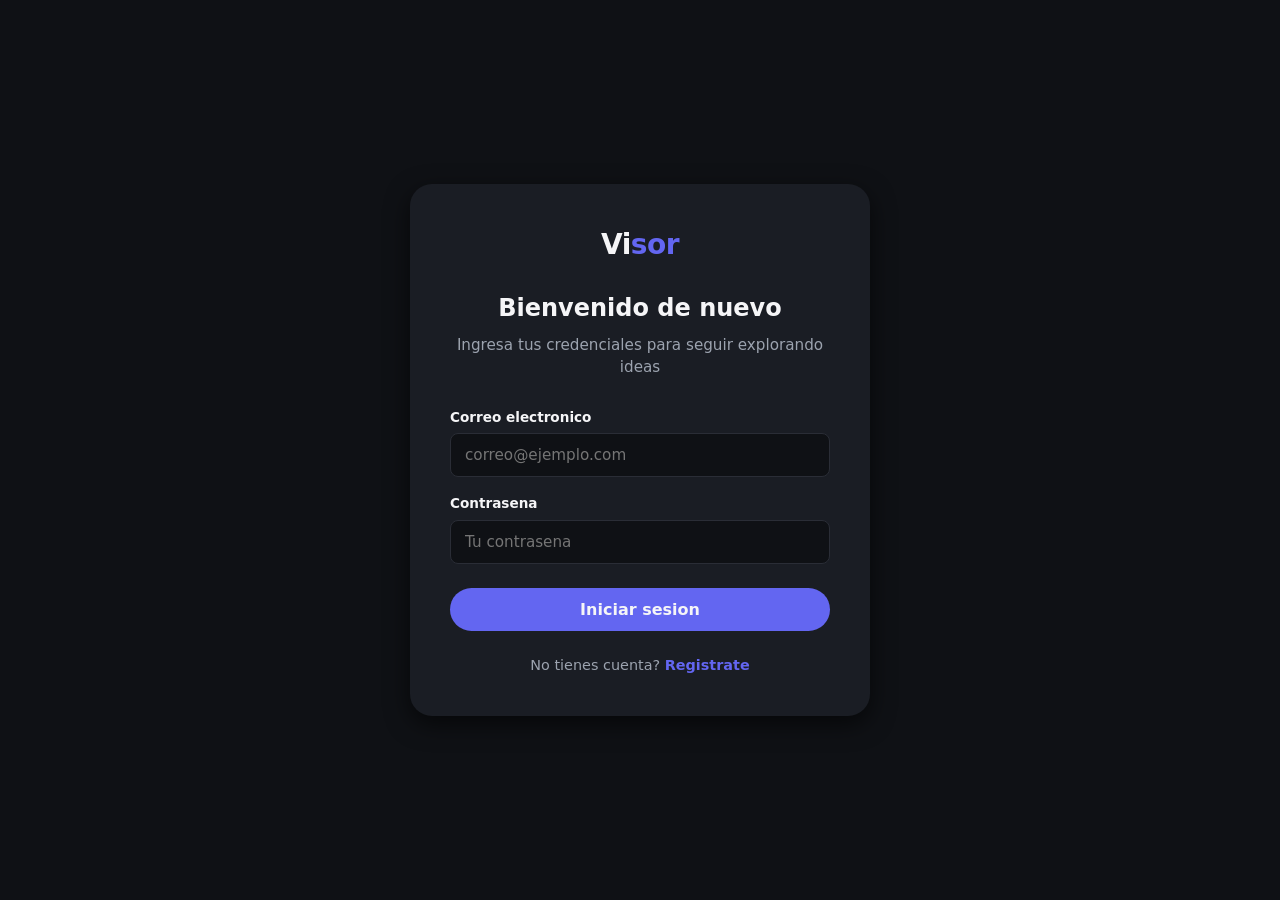
<file: frontend/html/login.html>
<!DOCTYPE html>
<html lang="es">

<head>
    <meta charset="UTF-8">
    <meta name="viewport" content="width=device-width, initial-scale=1.0">
    <title>Visor - Iniciar sesion</title>
    <link rel="stylesheet" href="../estilos/base.css">
    <link rel="stylesheet" href="../estilos/auth.css">
</head>

<body class="auth-page">

    <main class="auth-container">

        <a href="index.html" class="auth-logo">Vi<span>sor</span></a>

        <h1 class="auth-title">Bienvenido de nuevo</h1>
        <p class="auth-subtitle">Ingresa tus credenciales para seguir explorando ideas</p>

        <div id="formMessage" class="form-message" style="display: none;"></div>

        <form id="loginForm" class="auth-form">

            <div class="form-grupo">
                <label for="email" class="form-label">Correo electronico</label>
                <input type="email" id="email" class="form-control" required placeholder="correo@ejemplo.com">
            </div>

            <div class="form-grupo">
                <label for="password" class="form-label">Contrasena</label>
                <input type="password" id="password" class="form-control" required placeholder="Tu contrasena">
            </div>

            <button type="submit" class="btn-primario btn-full">Iniciar sesion</button>

        </form>

        <p class="auth-footer">
            No tienes cuenta? <a href="register.html" class="auth-link">Registrate</a>
        </p>

    </main>

    <script src="../js/lib/jquery-3.7.1.min.js"></script>
    <script src="../js/api.js"></script>
    <script src="../js/auth.js"></script>
</body>

</html>
</file>
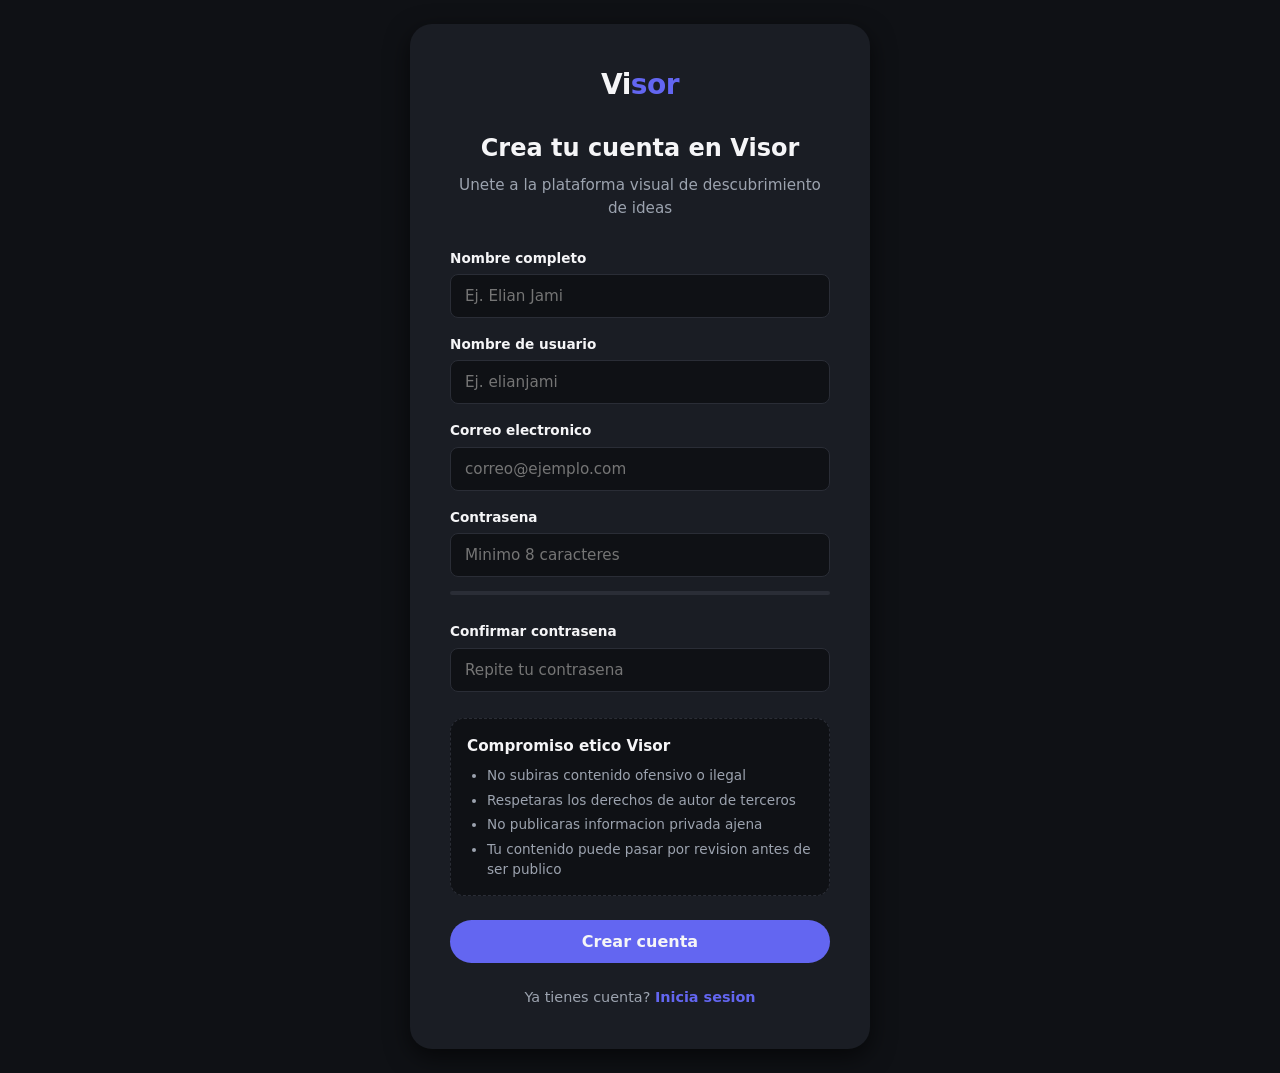
<file: frontend/html/register.html>
<!DOCTYPE html>
<html lang="es">

<head>
    <meta charset="UTF-8">
    <meta name="viewport" content="width=device-width, initial-scale=1.0">
    <title>Visor - Crear cuenta</title>
    <link rel="stylesheet" href="../estilos/base.css">
    <link rel="stylesheet" href="../estilos/auth.css">
</head>

<body class="auth-page">

    <main class="auth-container">

        <a href="index.html" class="auth-logo">Vi<span>sor</span></a>

        <h1 class="auth-title">Crea tu cuenta en Visor</h1>
        <p class="auth-subtitle">Unete a la plataforma visual de descubrimiento de ideas</p>

        <div id="formMessage" class="form-message" style="display: none;"></div>

        <form id="registerForm" class="auth-form">

            <div class="form-grupo">
                <label for="nombre" class="form-label">Nombre completo</label>
                <input type="text" id="nombre" class="form-control" required placeholder="Ej. Elian Jami">
            </div>

            <div class="form-grupo">
                <label for="usuario" class="form-label">Nombre de usuario</label>
                <input type="text" id="usuario" class="form-control" required placeholder="Ej. elianjami">
            </div>

            <div class="form-grupo">
                <label for="email" class="form-label">Correo electronico</label>
                <input type="email" id="email" class="form-control" required placeholder="correo@ejemplo.com">
            </div>

            <div class="form-grupo">
                <label for="password" class="form-label">Contrasena</label>
                <input type="password" id="password" class="form-control" required minlength="8"
                    placeholder="Minimo 8 caracteres">
                <div class="password-strength">
                    <div id="passwordStrengthBar" class="password-strength-bar"></div>
                </div>
                <small id="passwordStrengthText" class="password-strength-text"></small>
            </div>

            <div class="form-grupo">
                <label for="confirmPassword" class="form-label">Confirmar contrasena</label>
                <input type="password" id="confirmPassword" class="form-control" required minlength="8"
                    placeholder="Repite tu contrasena">
                <small id="confirmPasswordText" class="password-strength-text"></small>
            </div>

            <section class="ethics-box">
                <h4>Compromiso etico Visor</h4>
                <ul>
                    <li>No subiras contenido ofensivo o ilegal</li>
                    <li>Respetaras los derechos de autor de terceros</li>
                    <li>No publicaras informacion privada ajena</li>
                    <li>Tu contenido puede pasar por revision antes de ser publico</li>
                </ul>
            </section>

            <button type="submit" class="btn-primario btn-full">Crear cuenta</button>

        </form>

        <p class="auth-footer">
            Ya tienes cuenta? <a href="login.html" class="auth-link">Inicia sesion</a>
        </p>

    </main>

    <script src="../js/lib/jquery-3.7.1.min.js"></script>
    <script src="../js/api.js"></script>
    <script src="../js/auth.js"></script>
</body>

</html>
</file>
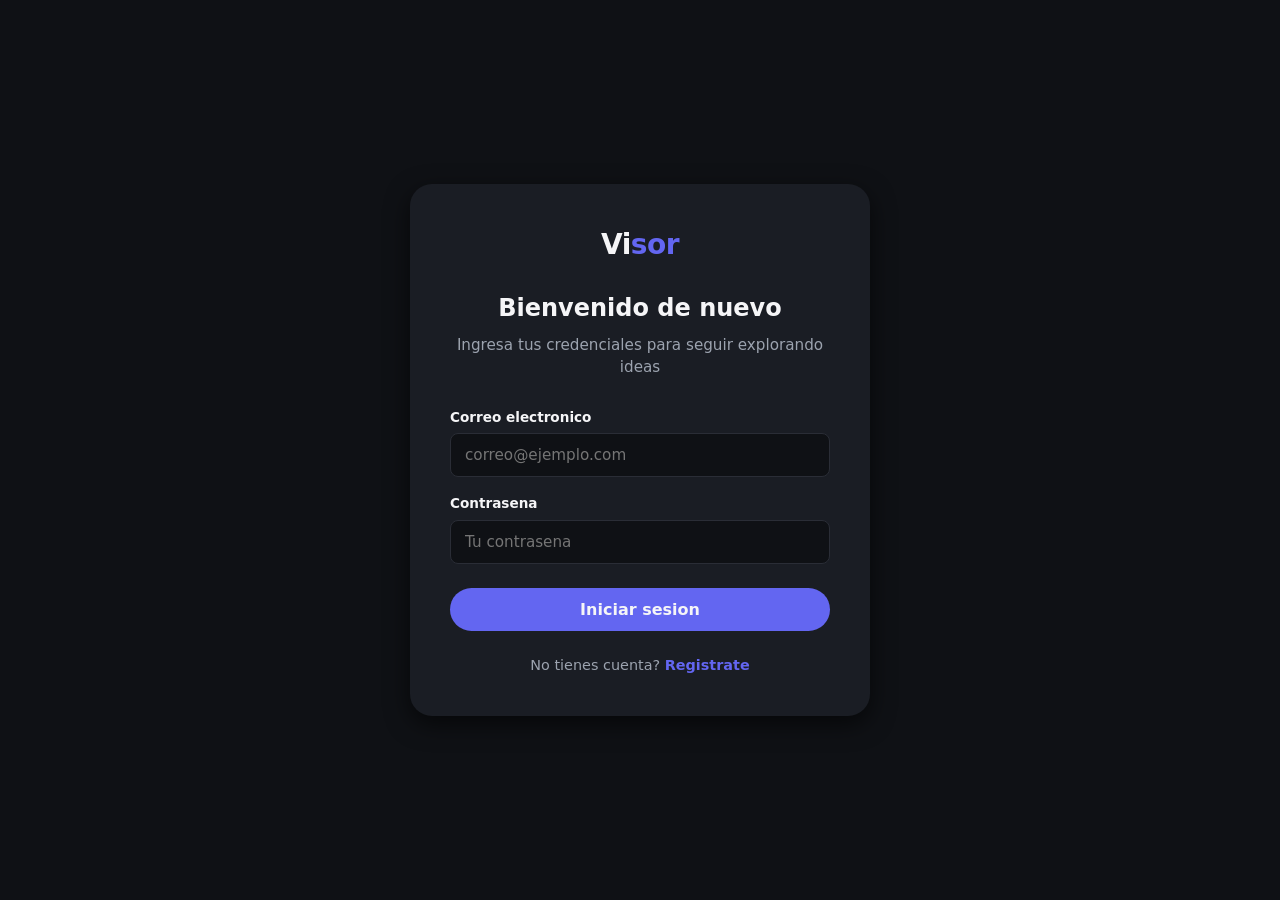
<file: frontend/html/usuario.html>
<!DOCTYPE html>
<html lang="es">

<head>
    <meta charset="UTF-8">
    <meta name="viewport" content="width=device-width, initial-scale=1.0">
    <title>Visor - Perfil</title>
    <link rel="stylesheet" href="../estilos/base.css">
    <link rel="stylesheet" href="../estilos/components.css">
    <link rel="stylesheet" href="../estilos/usuario.css">
</head>

<body>

    <!-- Header principal identico al de index, lo pinta header.js segun haya o no token -->
    <header class="header-principal">

        <a href="index.html" class="marca">
            <h1>Visor</h1>
        </a>

        <!-- Nav de acciones de sesion, el contenido lo pinta header.js -->
        <nav class="nav-sesion" aria-label="Acciones de usuario">
            <ul id="acciones-auth" class="acciones-auth"></ul>
            <div id="menu-usuario" class="menu-usuario" hidden></div>
        </nav>

    </header>

    <!-- Contenido principal del perfil -->
    <main class="contenido-principal perfil-main">

        <!-- estado de carga, visible hasta que llegan los datos del usuario -->
        <p id="estado-cargando" class="estado-mensaje">Cargando perfil...</p>

        <!-- 404, se muestra si el usuario no existe -->
        <section class="perfil-404" id="perfil-404" hidden>
            <h2>Usuario no encontrado</h2>
            <p>El perfil que buscas no existe o fue eliminado.</p>
            <a href="index.html" class="btn-primario">Volver al inicio</a>
        </section>

        <!-- contenido real del perfil, oculto hasta que cargue -->
        <section id="perfil-contenido" hidden>

            <!-- cabecera con avatar, nombre, handle, bio y metricas -->
            <section class="perfil-cabecera" aria-label="Datos del usuario">
                <div class="perfil-avatar" id="perfil-avatar"></div>
                <h2 class="perfil-nombre" id="perfil-nombre"></h2>
                <p class="perfil-handle" id="perfil-handle"></p>
                <p class="perfil-bio" id="perfil-bio" hidden></p>

                <ul class="perfil-metricas">
                    <li><strong id="metrica-pines">0</strong>Publicaciones</li>
                    <li><strong id="metrica-likes">0</strong>Likes recibidos</li>
                </ul>
            </section>

            <!-- seccion de publicaciones del usuario -->
            <section aria-label="Publicaciones del usuario">
                <h3 class="perfil-titulo-seccion">Publicaciones</h3>

                <!-- estado vacio, se muestra si el usuario no tiene pines publicos -->
                <p id="estado-vacio" class="estado-mensaje" hidden>
                    Este usuario todavia no tiene publicaciones.
                </p>

                <!-- grilla de pines, reutiliza la tarjeta del feed -->
                <ul class="grilla-pines" id="grilla-pines"></ul>
            </section>

        </section>

    </main>

    <footer class="footer-principal">
        <p>Visor &copy; 2026 - Proyecto Integrador UIDE</p>
    </footer>

    <!-- jquery local primero, luego api, header y el script propio del perfil -->
    <script src="../js/lib/jquery-3.7.1.min.js"></script>
    <script src="../js/api.js"></script>
    <script src="../js/header.js"></script>
    <script src="../js/usuario.js"></script>

</body>

</html>
</file>
<file: frontend/estilos/base.css>
/* variables, reset, header y footer compartidos por todas las paginas */

:root {

    /* paleta indigo nocturno */
    --color-bg: #0f1115;
    --color-surface: #1a1d24;
    --color-surface-hover: #242830;

    --color-text: #f5f5f7;
    --color-muted: #9ca3af;

    --color-primary: #6366f1;
    --color-primary-dark: #4f46e5;
    --color-primary-light: #818cf8;

    --color-border: #2a2d36;

    /* estados, los uso para alertas y mensajes de error */
    --color-success: #10b981;
    --color-warning: #f59e0b;
    --color-danger: #ef4444;

    --radius-sm: 8px;
    --radius-md: 14px;
    --radius-lg: 22px;
    --radius-full: 9999px;

    --shadow-sm: 0 4px 12px rgba(0, 0, 0, 0.4);
    --shadow-md: 0 8px 24px rgba(0, 0, 0, 0.6);
    --shadow-glow: 0 8px 24px rgba(99, 102, 241, 0.15);

    --max-width: 1400px;
    --header-height: 72px;

    --font-main: system-ui, -apple-system, BlinkMacSystemFont, "Segoe UI", Roboto, sans-serif;

    --transicion: 0.2s ease;
}

/* reset universal */
* {
    margin: 0;
    padding: 0;
    box-sizing: border-box;
}


/* el atributo hidden debe ganarle a los display de los componentes */
/* sin esto un elemento con display flex se sigue viendo aunque tenga hidden */
[hidden] {
    display: none !important;
}


body {
    font-family: var(--font-main);
    background-color: var(--color-bg);
    color: var(--color-text);
    line-height: 1.5;
    min-height: 100vh;
    /* uso flex column para empujar el footer al fondo cuando hay poco contenido */
    display: flex;
    flex-direction: column;
}

a {
    color: inherit;
    text-decoration: none;
}

ul {
    list-style: none;
}

img {
    max-width: 100%;
    display: block;
}

button {
    font-family: inherit;
    cursor: pointer;
    border: none;
    background: none;
    color: inherit;
}

/* utilidad para labels que necesito por accesibilidad pero no quiero mostrar */
.visualmente-oculto {
    position: absolute;
    width: 1px;
    height: 1px;
    overflow: hidden;
    clip: rect(0 0 0 0);
}

/* HEADER PRINCIPAL */

/* header fijo arriba, queda visible siempre al hacer scroll */
.header-principal {
    position: fixed;
    top: 0;
    left: 0;
    width: 100%;
    height: var(--header-height);
    background-color: var(--color-surface);
    border-bottom: 1px solid var(--color-border);
    z-index: 100;
    display: flex;
    align-items: center;
    justify-content: space-between;
    padding: 0 24px;
    gap: 16px;
}

/* variante para login y registro, centra el logo y oculta la zona derecha */
.header-principal.header-auth {
    justify-content: center;
}

.header-logo {
    font-size: 1.5rem;
    font-weight: 800;
    color: var(--color-text);
    letter-spacing: -0.5px;
    flex-shrink: 0;
}

.header-logo span {
    color: var(--color-primary);
}

/* zona derecha del header, contiene botones de sesion o el menu del usuario */
.header-derecha {
    display: flex;
    align-items: center;
    gap: 12px;
}

/* menu del usuario logueado, avatar circular con dropdown */
.menu-usuario {
    position: relative;
    cursor: pointer;
}

.usuario-avatar {
    width: 40px;
    height: 40px;
    border-radius: 50%;
    background-color: var(--color-primary);
    color: var(--color-text);
    display: flex;
    align-items: center;
    justify-content: center;
    font-weight: 700;
    overflow: hidden;
    border: 2px solid transparent;
    transition: border-color var(--transicion);
}

.usuario-avatar:hover {
    border-color: var(--color-primary-light);
}

.usuario-avatar img {
    width: 100%;
    height: 100%;
    object-fit: cover;
}

/* dropdown que se abre al click en el avatar */
.menu-dropdown {
    position: absolute;
    top: calc(100% + 8px);
    right: 0;
    background-color: var(--color-surface);
    border: 1px solid var(--color-border);
    border-radius: var(--radius-sm);
    box-shadow: var(--shadow-md);
    min-width: 200px;
    display: none;
    flex-direction: column;
    overflow: hidden;
}

/* clase que aplica js cuando el usuario hace click en el avatar */
.menu-dropdown.activo {
    display: flex;
}

.dropdown-item {
    padding: 12px 16px;
    font-weight: 500;
    color: var(--color-text);
    border-bottom: 1px solid var(--color-border);
    transition: background-color var(--transicion);
}

.dropdown-item:last-child {
    border-bottom: none;
}

.dropdown-item:hover {
    background-color: var(--color-surface-hover);
    color: var(--color-primary-light);
}

.dropdown-item.peligro {
    color: var(--color-danger);
}

/* BOTONES REUTILIZABLES */

.btn-primario {
    padding: 10px 18px;
    background-color: var(--color-primary);
    color: var(--color-text);
    border-radius: var(--radius-full);
    font-weight: 600;
    font-size: 0.9rem;
    transition: background-color var(--transicion);
}

.btn-primario:hover {
    background-color: var(--color-primary-dark);
}

.btn-secundario {
    padding: 10px 18px;
    background-color: transparent;
    color: var(--color-text);
    border-radius: var(--radius-full);
    font-weight: 600;
    font-size: 0.9rem;
    transition: background-color var(--transicion);
}

.btn-secundario:hover {
    background-color: var(--color-surface-hover);
}

/* CONTENIDO PRINCIPAL */

/* deja espacio arriba para que el header fijo no tape el contenido */
.contenido-principal {
    flex: 1;
    padding-top: calc(var(--header-height) + 24px);
    padding-bottom: 40px;
    width: 100%;
    max-width: var(--max-width);
    margin: 0 auto;
    padding-left: 24px;
    padding-right: 24px;
}

/* FOOTER */

.footer-principal {
    background-color: var(--color-surface);
    border-top: 1px solid var(--color-border);
    text-align: center;
    padding: 20px 24px;
    color: var(--color-muted);
    font-size: 0.85rem;
}

/* RESPONSIVE */

@media (max-width: 768px) {
    .header-principal {
        padding: 0 16px;
    }
    .contenido-principal {
        padding-left: 16px;
        padding-right: 16px;
    }
}

@media (max-width: 480px) {
    .btn-secundario,
    .btn-primario {
        padding: 8px 14px;
        font-size: 0.85rem;
    }
}
</file>
<file: frontend/estilos/auth.css>
/* estilos especificos de login y register, ambas comparten el mismo layout */

/* esta pagina no usa el header fijo, asi que centro todo verticalmente */
.auth-page {
    background-color: var(--color-bg);
    display: flex;
    align-items: center;
    justify-content: center;
    min-height: 100vh;
    padding: 24px;
}

/* tarjeta central donde vive el form */
.auth-container {
    background-color: var(--color-surface);
    width: 100%;
    max-width: 460px;
    border-radius: var(--radius-lg);
    padding: 40px;
    box-shadow: var(--shadow-md);
    text-align: center;
}

.auth-logo {
    display: inline-block;
    font-size: 1.75rem;
    font-weight: 800;
    color: var(--color-text);
    letter-spacing: -0.5px;
    margin-bottom: 24px;
}

.auth-logo span {
    color: var(--color-primary);
}

.auth-title {
    font-size: 1.5rem;
    font-weight: 700;
    margin-bottom: 8px;
}

.auth-subtitle {
    color: var(--color-muted);
    font-size: 0.95rem;
    margin-bottom: 28px;
}

/* mensaje de exito o error que aparece arriba del form */
.form-message {
    padding: 12px;
    border-radius: var(--radius-sm);
    margin-bottom: 20px;
    font-weight: 500;
    font-size: 0.9rem;
    text-align: left;
}

.form-message.error {
    background-color: rgba(239, 68, 68, 0.1);
    color: var(--color-danger);
    border: 1px solid rgba(239, 68, 68, 0.2);
}

.form-message.success {
    background-color: rgba(16, 185, 129, 0.1);
    color: var(--color-success);
    border: 1px solid rgba(16, 185, 129, 0.2);
}

/* form en si */
.auth-form {
    text-align: left;
    display: flex;
    flex-direction: column;
    gap: 16px;
}

.form-grupo {
    display: flex;
    flex-direction: column;
    gap: 6px;
}

.form-label {
    font-size: 0.85rem;
    font-weight: 600;
    color: var(--color-text);
}

.form-control {
    width: 100%;
    padding: 12px 14px;
    background-color: var(--color-bg);
    border: 1px solid var(--color-border);
    border-radius: var(--radius-sm);
    color: var(--color-text);
    font-family: inherit;
    font-size: 0.95rem;
    transition: border-color var(--transicion), box-shadow var(--transicion);
}

.form-control:focus {
    outline: none;
    border-color: var(--color-primary);
    box-shadow: 0 0 0 3px rgba(99, 102, 241, 0.15);
}

/* barra que muestra la fuerza del password mientras lo escriben */
.password-strength {
    height: 4px;
    background-color: var(--color-border);
    border-radius: 2px;
    margin-top: 8px;
    overflow: hidden;
}

.password-strength-bar {
    height: 100%;
    width: 0%;
    transition: width var(--transicion), background-color var(--transicion);
}

.password-strength-text {
    font-size: 0.8rem;
    margin-top: 4px;
    display: block;
}

/* caja con el compromiso etico, aporta al componente de etica */
.ethics-box {
    background-color: var(--color-bg);
    border: 1px dashed var(--color-border);
    border-radius: var(--radius-md);
    padding: 16px;
}

.ethics-box h4 {
    font-size: 0.95rem;
    font-weight: 600;
    margin-bottom: 8px;
}

.ethics-box ul {
    list-style: disc;
    padding-left: 20px;
    color: var(--color-muted);
    font-size: 0.85rem;
    display: flex;
    flex-direction: column;
    gap: 4px;
}

/* boton primario en version ancha para forms */
.btn-full {
    width: 100%;
    padding: 12px;
    font-size: 1rem;
    margin-top: 8px;
}

/* footer del form con el link cruzado entre login y registro */
.auth-footer {
    margin-top: 24px;
    font-size: 0.9rem;
    color: var(--color-muted);
}

.auth-link {
    color: var(--color-primary);
    font-weight: 600;
}

.auth-link:hover {
    color: var(--color-primary-light);
    text-decoration: underline;
}
</file>
<file: frontend/estilos/components.css>
/* Componentes reutilizables: header, dropdown, tarjeta, chips, botones de estado */
/* Todas las paginas cargan este archivo despues de base.css */

/* puente de variables: este archivo usa nombres viejos, base.css define los nuevos */
/* mapeo los viejos a los nuevos para no reescribir cada regla */
:root {
    --fondo-tarjeta: var(--color-surface);
    --fondo-input: var(--color-bg);
    --fondo-hover: var(--color-surface-hover);
    --texto: var(--color-text);
    --texto-suave: var(--color-muted);
    --acento: var(--color-primary);
    --acento-hover: var(--color-primary-dark);
    --borde: var(--color-border);
    --sombra: var(--shadow-sm);
    --sombra-hover: var(--shadow-md);
    --radio: var(--radius-md);
    --radio-input: var(--radius-full);
}



/* HEADER PRINCIPAL */

.header-principal {
    background-color: var(--fondo-tarjeta);
    border-bottom: 1px solid var(--borde);
    padding: 0.75rem 1rem;
    display: flex;
    align-items: center;
    gap: 1rem;
    position: sticky;
    top: 0;
    z-index: 100;
}

.marca h1 {
    color: var(--acento);
    font-size: 1.5rem;
    font-weight: 800;
    letter-spacing: -0.5px;
}

/* Buscador semantico con <search> */
.buscador {
    flex: 1;
    max-width: 800px;
}

.buscador input {
    width: 100%;
    padding: 0.7rem 1rem;
    background-color: var(--fondo-input);
    border: 2px solid transparent;
    border-radius: var(--radio-input);
    font-size: 0.95rem;
    font-family: inherit;
    color: var(--texto);
    transition: border-color var(--transicion), background-color var(--transicion);
}

.buscador input:focus {
    outline: none;
    background-color: var(--fondo-tarjeta);
    border-color: var(--acento);
}

/* NAV DE SESION */

.nav-sesion {
    display: flex;
    align-items: center;
}

.acciones-auth {
    display: flex;
    gap: 0.5rem;
    align-items: center;
}

/* DROPDOWN DEL USUARIO usando <details> nativo */

/* El contenedor del menu usuario solo ocupa el ancho del avatar (40px) */
/* Sin esto el div se estira y el dropdown absoluto se ancla mal */
.menu-usuario {
    position: relative;
    width: 40px;
    height: 40px;
}

/* El details tambien se restringe al tamano del avatar */
.dropdown-usuario {
    position: static;
    width: 40px;
    height: 40px;
}

/* El summary contiene el avatar y debe medir lo mismo */
.dropdown-summary {
    list-style: none;
    cursor: pointer;
    width: 40px;
    height: 40px;
}

.dropdown-summary::-webkit-details-marker {
    display: none;
}

.avatar-header {
    width: 40px;
    height: 40px;
    border-radius: 50%;
    background: linear-gradient(135deg, var(--acento) 0%, var(--acento-hover) 100%);
    color: var(--fondo-tarjeta);
    display: flex;
    align-items: center;
    justify-content: center;
    font-weight: 700;
    font-size: 1.1rem;
    overflow: hidden;
    border: 2px solid var(--borde);
    transition: border-color var(--transicion);
    box-sizing: border-box;
}

.avatar-header:hover {
    border-color: var(--acento);
}

.avatar-header img {
    width: 100%;
    height: 100%;
    object-fit: cover;
}

/* El ul desplegable se ancla al .menu-usuario que es position: relative */
.lista-dropdown {
    position: absolute;
    top: calc(100% + 8px);
    right: 0;
    width: 220px;
    background-color: var(--fondo-tarjeta);
    border: 1px solid var(--borde);
    border-radius: 12px;
    box-shadow: var(--sombra-hover);
    padding: 0.5rem 0;
    z-index: 200;
}

.dropdown-cabecera {
    padding: 0.75rem 1rem;
    display: flex;
    flex-direction: column;
    gap: 0.15rem;
}

.dropdown-cabecera strong {
    font-size: 0.95rem;
    color: var(--texto);
}

.dropdown-usuario-handle {
    font-size: 0.8rem;
    color: var(--texto-suave);
}

.lista-dropdown hr {
    border: none;
    border-top: 1px solid var(--borde);
    margin: 0;
}

.lista-dropdown li a,
.lista-dropdown li button {
    display: block;
    width: 100%;
    padding: 0.65rem 1rem;
    text-align: left;
    background: transparent;
    border: none;
    font-size: 0.9rem;
    color: var(--texto);
    font-family: inherit;
    cursor: pointer;
    transition: background-color var(--transicion);
}

.lista-dropdown li a:hover,
.lista-dropdown li button:hover {
    background-color: var(--fondo-hover);
}

.btn-salir {
    color: var(--acento) !important;
    font-weight: 600;
}

/* CHIPS REUTILIZABLES (categorias, tags, filtros) */

.chip-categoria {
    padding: 0.5rem 1rem;
    background-color: var(--fondo-tarjeta);
    border: 1px solid var(--borde);
    border-radius: var(--radio-input);
    font-size: 0.875rem;
    font-weight: 600;
    color: var(--texto);
    font-family: inherit;
    white-space: nowrap;
    cursor: pointer;
    transition: background-color var(--transicion), border-color var(--transicion);
}

.chip-categoria:hover {
    background-color: var(--fondo-hover);
}

.chip-categoria[aria-pressed="true"] {
    background-color: var(--texto);
    color: var(--fondo-tarjeta);
    border-color: var(--texto);
}

/* TARJETA DE PIN base, reutilizable en feed y perfil */

.tarjeta-pin {
    background-color: var(--fondo-tarjeta);
    border-radius: var(--radio);
    overflow: hidden;
    box-shadow: var(--sombra);
    transition: transform var(--transicion), box-shadow var(--transicion);
}

.tarjeta-pin:hover {
    transform: translateY(-2px);
    box-shadow: var(--sombra-hover);
}

.tarjeta-pin-enlace {
    display: block;
    color: inherit;
}

.tarjeta-pin-imagen {
    width: 100%;
    display: block;
    background-color: var(--fondo-input);
}

.tarjeta-pin-header {
    padding: 0.75rem 0.75rem 0.25rem;
}

.tarjeta-pin-header h2 {
    font-size: 0.95rem;
    font-weight: 700;
    color: var(--texto);
    line-height: 1.3;
}

.tarjeta-pin-footer {
    padding: 0.5rem 0.75rem 0.75rem;
    display: flex;
    align-items: center;
    justify-content: space-between;
    gap: 0.5rem;
}

.tarjeta-pin-autor {
    display: flex;
    align-items: center;
    gap: 0.5rem;
    font-size: 0.8rem;
    color: var(--texto-suave);
    overflow: hidden;
}

.tarjeta-pin-autor-avatar {
    width: 28px;
    height: 28px;
    border-radius: 50%;
    background: linear-gradient(135deg, var(--acento) 0%, var(--acento-hover) 100%);
    color: var(--fondo-tarjeta);
    display: flex;
    align-items: center;
    justify-content: center;
    font-size: 0.75rem;
    font-weight: 700;
    flex-shrink: 0;
    overflow: hidden;
}

.tarjeta-pin-autor-avatar img {
    width: 100%;
    height: 100%;
    object-fit: cover;
}

.tarjeta-pin-autor-nombre {
    overflow: hidden;
    text-overflow: ellipsis;
    white-space: nowrap;
}

.tarjeta-pin-contadores {
    display: flex;
    gap: 0.75rem;
    font-size: 0.8rem;
    color: var(--texto-suave);
    flex-shrink: 0;
}

.tarjeta-pin-contadores span {
    display: inline-flex;
    align-items: center;
    gap: 0.2rem;
}

/* ESTADOS DE MENSAJE (cargando, vacio, error) */

.estado-mensaje {
    text-align: center;
    color: var(--texto-suave);
    padding: 2rem 1rem;
    font-size: 0.95rem;
}

/* FOOTER del sitio */

.footer-principal {
    text-align: center;
    padding: 1.5rem 1rem;
    background-color: var(--fondo-tarjeta);
    border-top: 1px solid var(--borde);
    color: var(--texto-suave);
    font-size: 0.85rem;
    margin-top: 2rem;
}

/* MEDIA QUERIES del header */

@media (min-width: 600px) {
    .header-principal {
        padding: 0.75rem 1.5rem;
    }
}

@media (min-width: 960px) {
    .header-principal {
        padding: 0.75rem 2rem;
    }
}


/* Utilidad de accesibilidad: oculta visualmente pero accesible para screen readers */
.sr-solo {
    position: absolute;
    width: 1px;
    height: 1px;
    overflow: hidden;
    clip: rect(0 0 0 0);
    white-space: nowrap;
}
</file>
<file: frontend/estilos/usuario.css>
/* VISOR - usuario.css */
/* estilos propios del perfil de usuario: cabecera y grilla de pines */

/* limito el ancho del perfil para que la cabecera no quede muy estirada */
.perfil-main {
    max-width: 1100px;
}

/* CABECERA del perfil, centrada en columna */
.perfil-cabecera {
    display: flex;
    flex-direction: column;
    align-items: center;
    text-align: center;
    gap: 0.5rem;
    padding-bottom: 2rem;
    margin-bottom: 2rem;
    border-bottom: 1px solid var(--color-border);
}

.perfil-avatar {
    width: 110px;
    height: 110px;
    border-radius: 50%;
    background: linear-gradient(135deg, var(--color-primary) 0%, var(--color-primary-dark) 100%);
    color: var(--color-text);
    display: flex;
    align-items: center;
    justify-content: center;
    font-size: 2.5rem;
    font-weight: 700;
    overflow: hidden;
    box-shadow: var(--shadow-sm);
    margin-bottom: 0.5rem;
}

.perfil-avatar img {
    width: 100%;
    height: 100%;
    object-fit: cover;
}

.perfil-nombre {
    font-size: 1.75rem;
    font-weight: 800;
    letter-spacing: -0.5px;
}

.perfil-handle {
    font-size: 1rem;
    color: var(--color-muted);
}

.perfil-bio {
    max-width: 520px;
    font-size: 0.95rem;
    color: var(--color-muted);
    margin-top: 0.25rem;
}

/* metricas reales: publicaciones y likes recibidos */
.perfil-metricas {
    display: flex;
    gap: 1.5rem;
    margin-top: 0.75rem;
}

.perfil-metricas li {
    font-size: 0.9rem;
    color: var(--color-muted);
}

.perfil-metricas strong {
    color: var(--color-text);
    font-size: 1.05rem;
    margin-right: 0.25rem;
}

/* titulo de la seccion de publicaciones */
.perfil-titulo-seccion {
    font-size: 1.1rem;
    font-weight: 700;
    margin-bottom: 1rem;
}

/* GRILLA masonry con CSS columns, reutiliza la tarjeta del feed */
.grilla-pines {
    column-count: 2;
    column-gap: 1rem;
}

.grilla-pines > li {
    break-inside: avoid;
    margin-bottom: 1rem;
}

/* 404 del perfil */
.perfil-404 {
    text-align: center;
    padding: 4rem 1rem;
    display: flex;
    flex-direction: column;
    align-items: center;
    gap: 0.75rem;
}

.perfil-404 .btn-primario {
    margin-top: 0.5rem;
    max-width: 220px;
}

/* MEDIA QUERIES */
@media (min-width: 600px) {
    .grilla-pines {
        column-count: 3;
    }
}

@media (min-width: 960px) {
    .grilla-pines {
        column-count: 4;
        column-gap: 1.25rem;
    }
}
</file>
